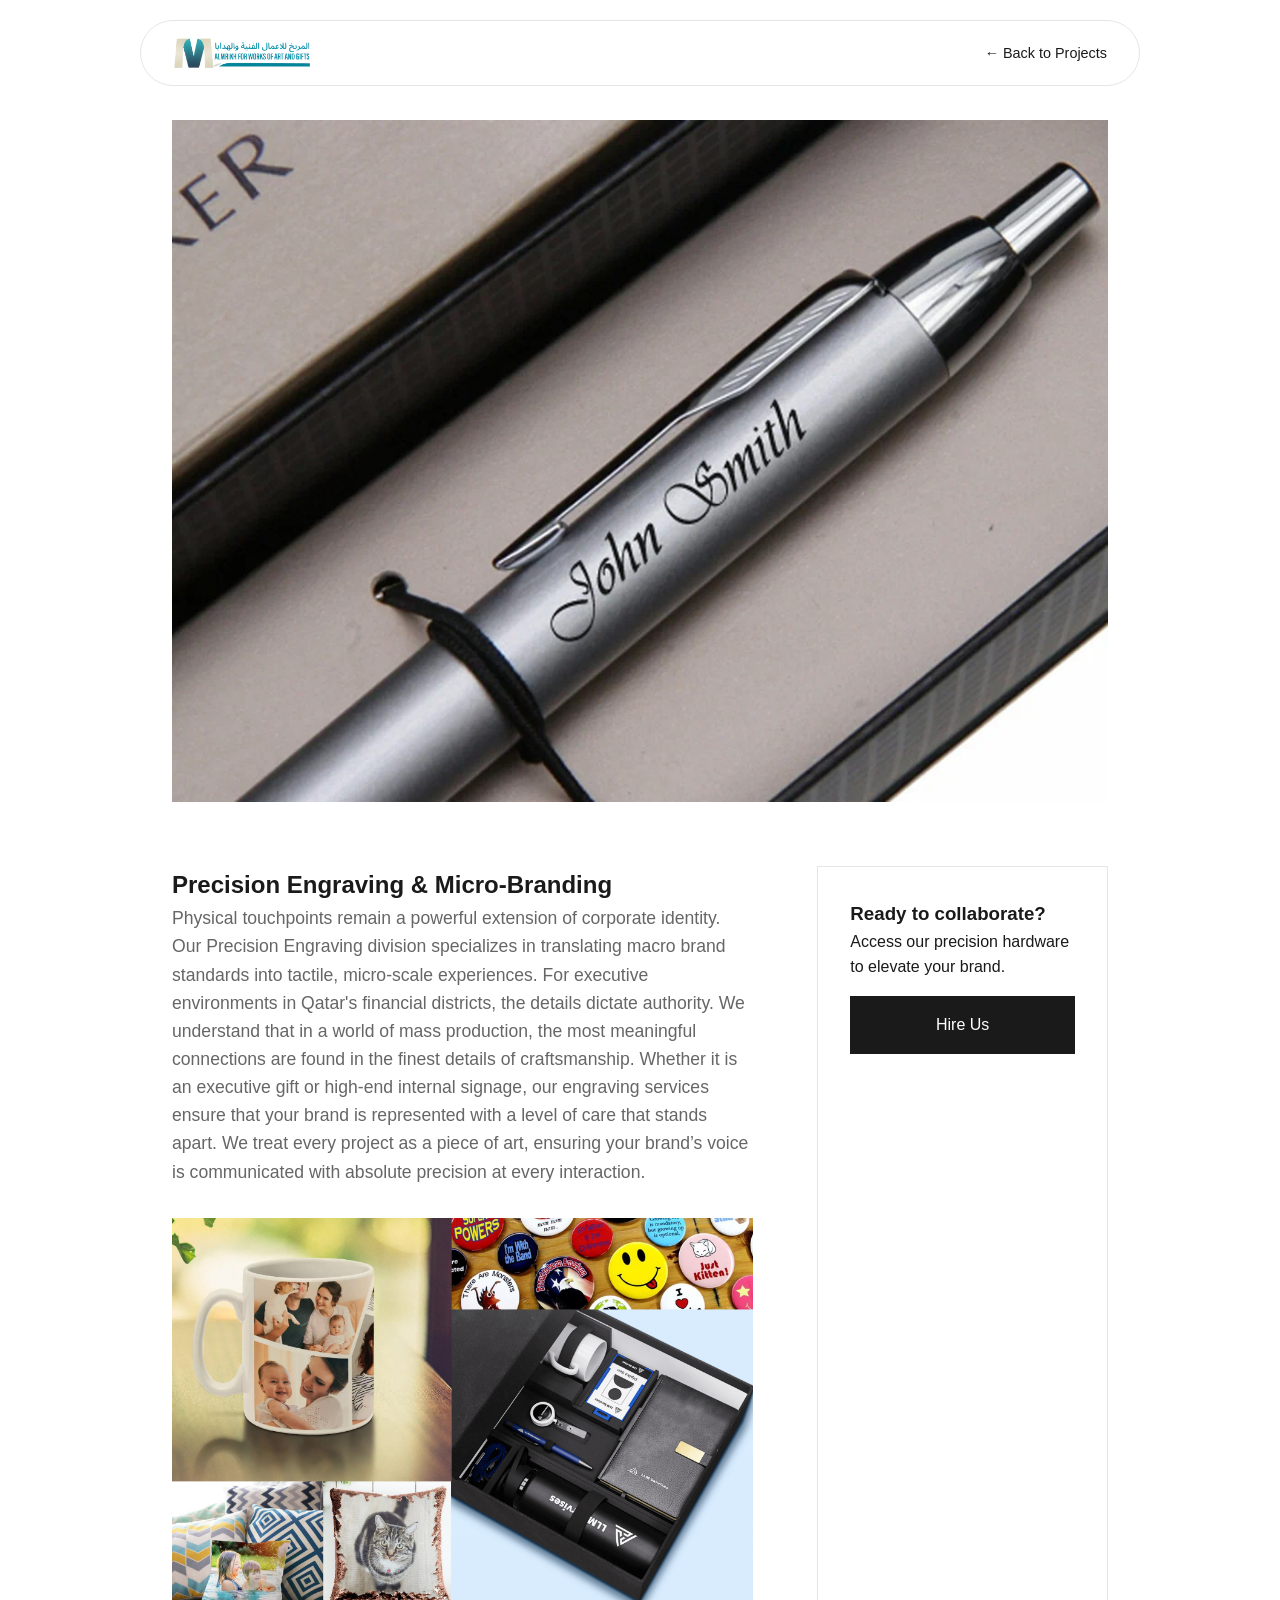
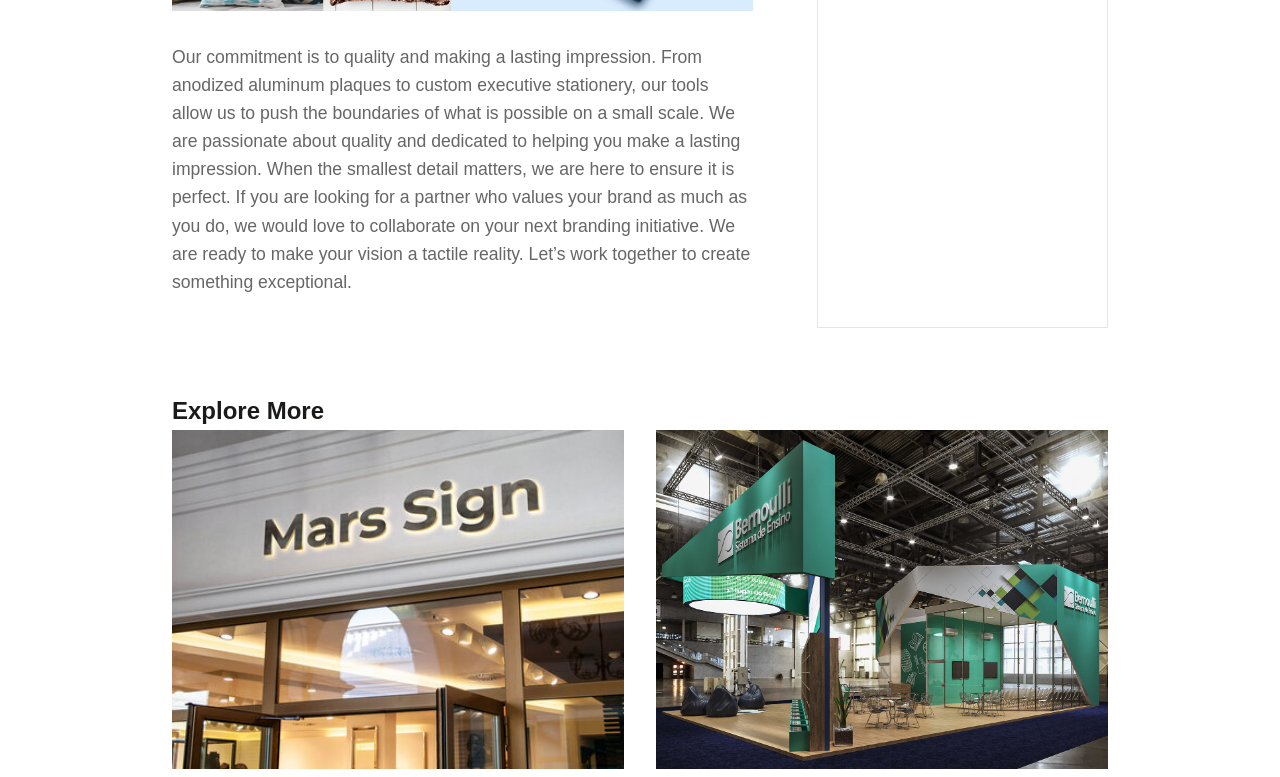
<file: project-engraving.html>
<!DOCTYPE html>
<html lang="en">
<head>
    <meta charset="UTF-8">
    <title>Precision Engraving | Mars Signs</title>
    <link rel="stylesheet" href="project-base.css">
</head>
<body>
    <header id="main-header">
        <div class="logo"><a href="projects.html"><img src="./images/0/20885491/Mars-logo-PpRQrZOCPddFumb2s9tzmg.png" alt="Mars Signs"></a></div>
        <nav class="nav-links"><a href="projects.html">← Back to Projects</a></nav>
    </header>

    <section class="project-hero">
        <img src="./images/1024/20341072/steps-name-engraved-pen-Kje-d--64G574HPLc-7npQ.jpg" alt="Engraving Detail">
    </section>

    <main class="project-container">
        <article class="project-content">
            <h1>Precision Engraving & Micro-Branding</h1>
            <p>Physical touchpoints remain a powerful extension of corporate identity. Our Precision Engraving division specializes in translating macro brand standards into tactile, micro-scale experiences. For executive environments in Qatar's financial districts, the details dictate authority. We understand that in a world of mass production, the most meaningful connections are found in the finest details of craftsmanship. Whether it is an executive gift or high-end internal signage, our engraving services ensure that your brand is represented with a level of care that stands apart. We treat every project as a piece of art, ensuring your brand’s voice is communicated with absolute precision at every interaction.</p>
            
            <img src="./images/1920/21343633/hero3-JCdHeGdqFXvNzEjaSs8ZBg.jpg" alt="Machinery">
            
            <p>Our commitment is to quality and making a lasting impression. From anodized aluminum plaques to custom executive stationery, our tools allow us to push the boundaries of what is possible on a small scale. We are passionate about quality and dedicated to helping you make a lasting impression. When the smallest detail matters, we are here to ensure it is perfect. If you are looking for a partner who values your brand as much as you do, we would love to collaborate on your next branding initiative. We are ready to make your vision a tactile reality. Let’s work together to create something exceptional.</p>
        </article>

        <aside class="sidebar-panel">
            <h3>Ready to collaborate?</h3>
            <p>Access our precision hardware to elevate your brand.</p>
            <a href="index.html#contact" class="btn-primary">Hire Us</a>
        </aside>
    </main>

    <section class="related-panel">
        <h2>Explore More</h2>
        <div class="image-gallery-bottom">
            <a href="project-facades.html" class="gallery-item">
                <img src="./images/460/20854829/shop-facade-marssign-contact-us-4qo4-RxrtQDIbpQvfnCMsQ.jpg" alt="Facade">
                <div class="gallery-title">Shop Facades</div>
            </a>
            <a href="project-exhibition.html" class="gallery-item">
                <img src="./images/1400/20341388/exibition-graphics-1aSu41fe87ZLRt1886na6A.jpg" alt="Exhibition">
                <div class="gallery-title">Exhibition Graphics</div>
            </a>
        </div>
    </section>
</body>
</html>
</file>
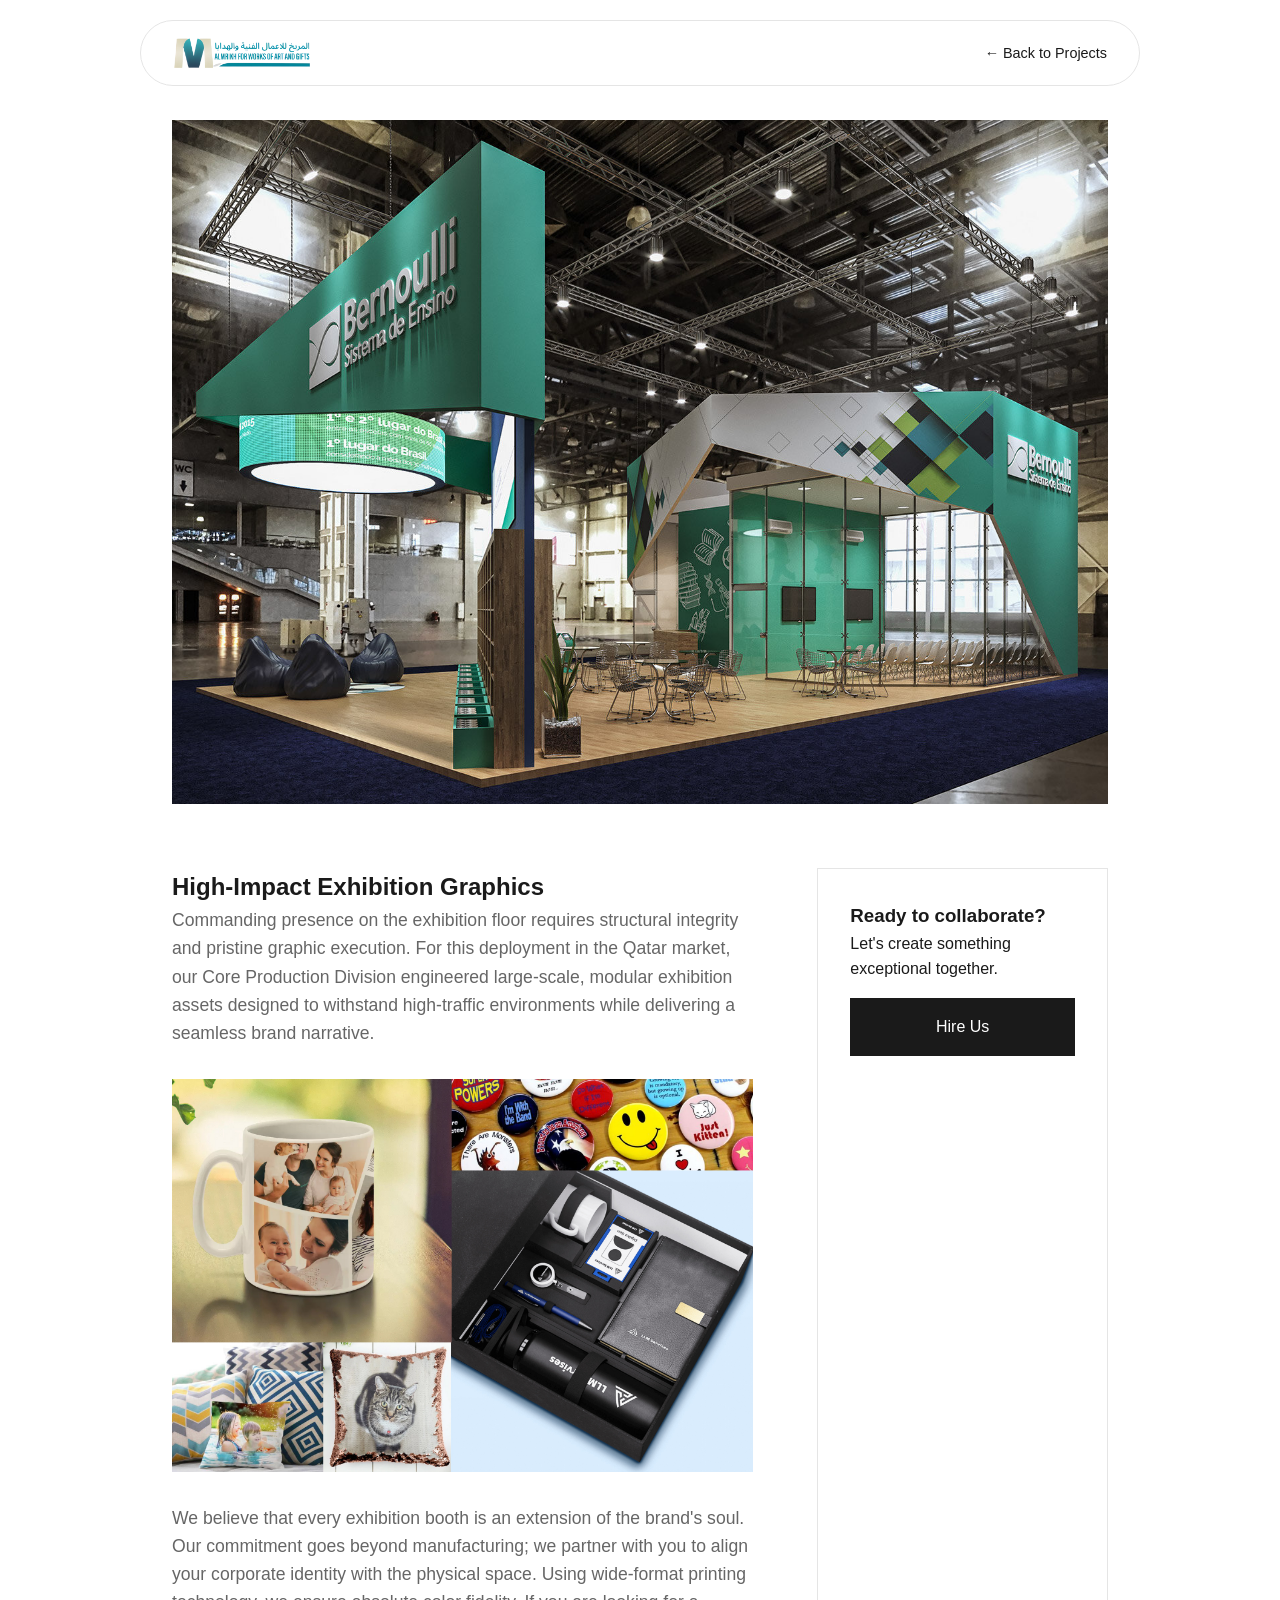
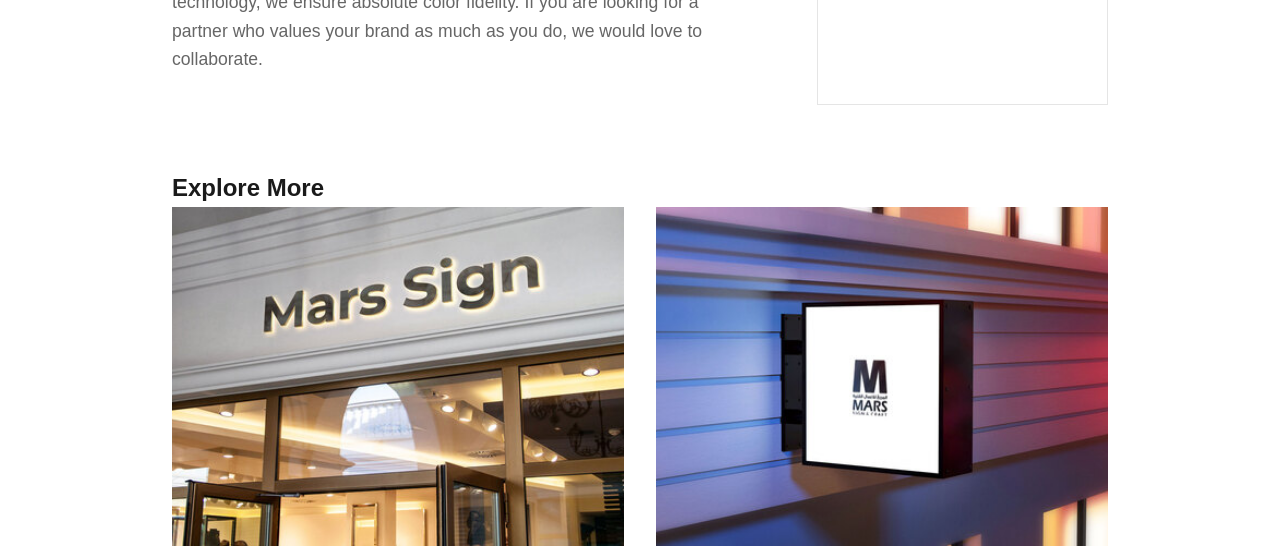
<file: project-exhibition.html>
<!DOCTYPE html>
<html lang="en">
<head><meta charset="UTF-8"><title>Exhibition Graphics | Mars Signs</title><link rel="stylesheet" href="project-base.css"></head>
<body>
    <header id="main-header">
        <div class="logo"><a href="projects.html"><img src="./images/0/20885491/Mars-logo-PpRQrZOCPddFumb2s9tzmg.png" alt="Mars Signs"></a></div>
        <nav class="nav-links"><a href="projects.html">← Back to Projects</a></nav>
    </header>

    <section class="project-hero"><img src="./images/1400/20341388/exibition-graphics-1aSu41fe87ZLRt1886na6A.jpg" alt="Exhibition Graphics"></section>

    <main class="project-container">
        <article class="project-content">
            <h1>High-Impact Exhibition Graphics</h1>
            <p>Commanding presence on the exhibition floor requires structural integrity and pristine graphic execution. For this deployment in the Qatar market, our Core Production Division engineered large-scale, modular exhibition assets designed to withstand high-traffic environments while delivering a seamless brand narrative.</p>
            
            <img src="./images/1920/21343633/hero3-JCdHeGdqFXvNzEjaSs8ZBg.jpg" alt="Exhibition Detail">
            
            <p>We believe that every exhibition booth is an extension of the brand's soul. Our commitment goes beyond manufacturing; we partner with you to align your corporate identity with the physical space. Using wide-format printing technology, we ensure absolute color fidelity. If you are looking for a partner who values your brand as much as you do, we would love to collaborate.</p>
        </article>

        <aside class="sidebar-panel">
            <h3>Ready to collaborate?</h3>
            <p>Let's create something exceptional together.</p>
            <a href="index.html#contact" class="btn-primary">Hire Us</a>
        </aside>
    </main>

    <section class="related-panel">
        <h2>Explore More</h2>
        <div class="image-gallery-bottom">
            <a href="project-facades.html" class="gallery-item">
                <img src="./images/460/20854829/shop-facade-marssign-contact-us-4qo4-RxrtQDIbpQvfnCMsQ.jpg" alt="Facade">
                <div class="gallery-title">Shop Facades</div>
            </a>
            <a href="project-engraving.html" class="gallery-item">
                <img src="./images/460/20853499/sign-board-marssign-services-ORnOBLo2FVAgCn75i3IHmA.jpg" alt="Engraving">
                <div class="gallery-title">Precision Engraving</div>
            </a>
        </div>
    </section>
</body>
</html>
</file>
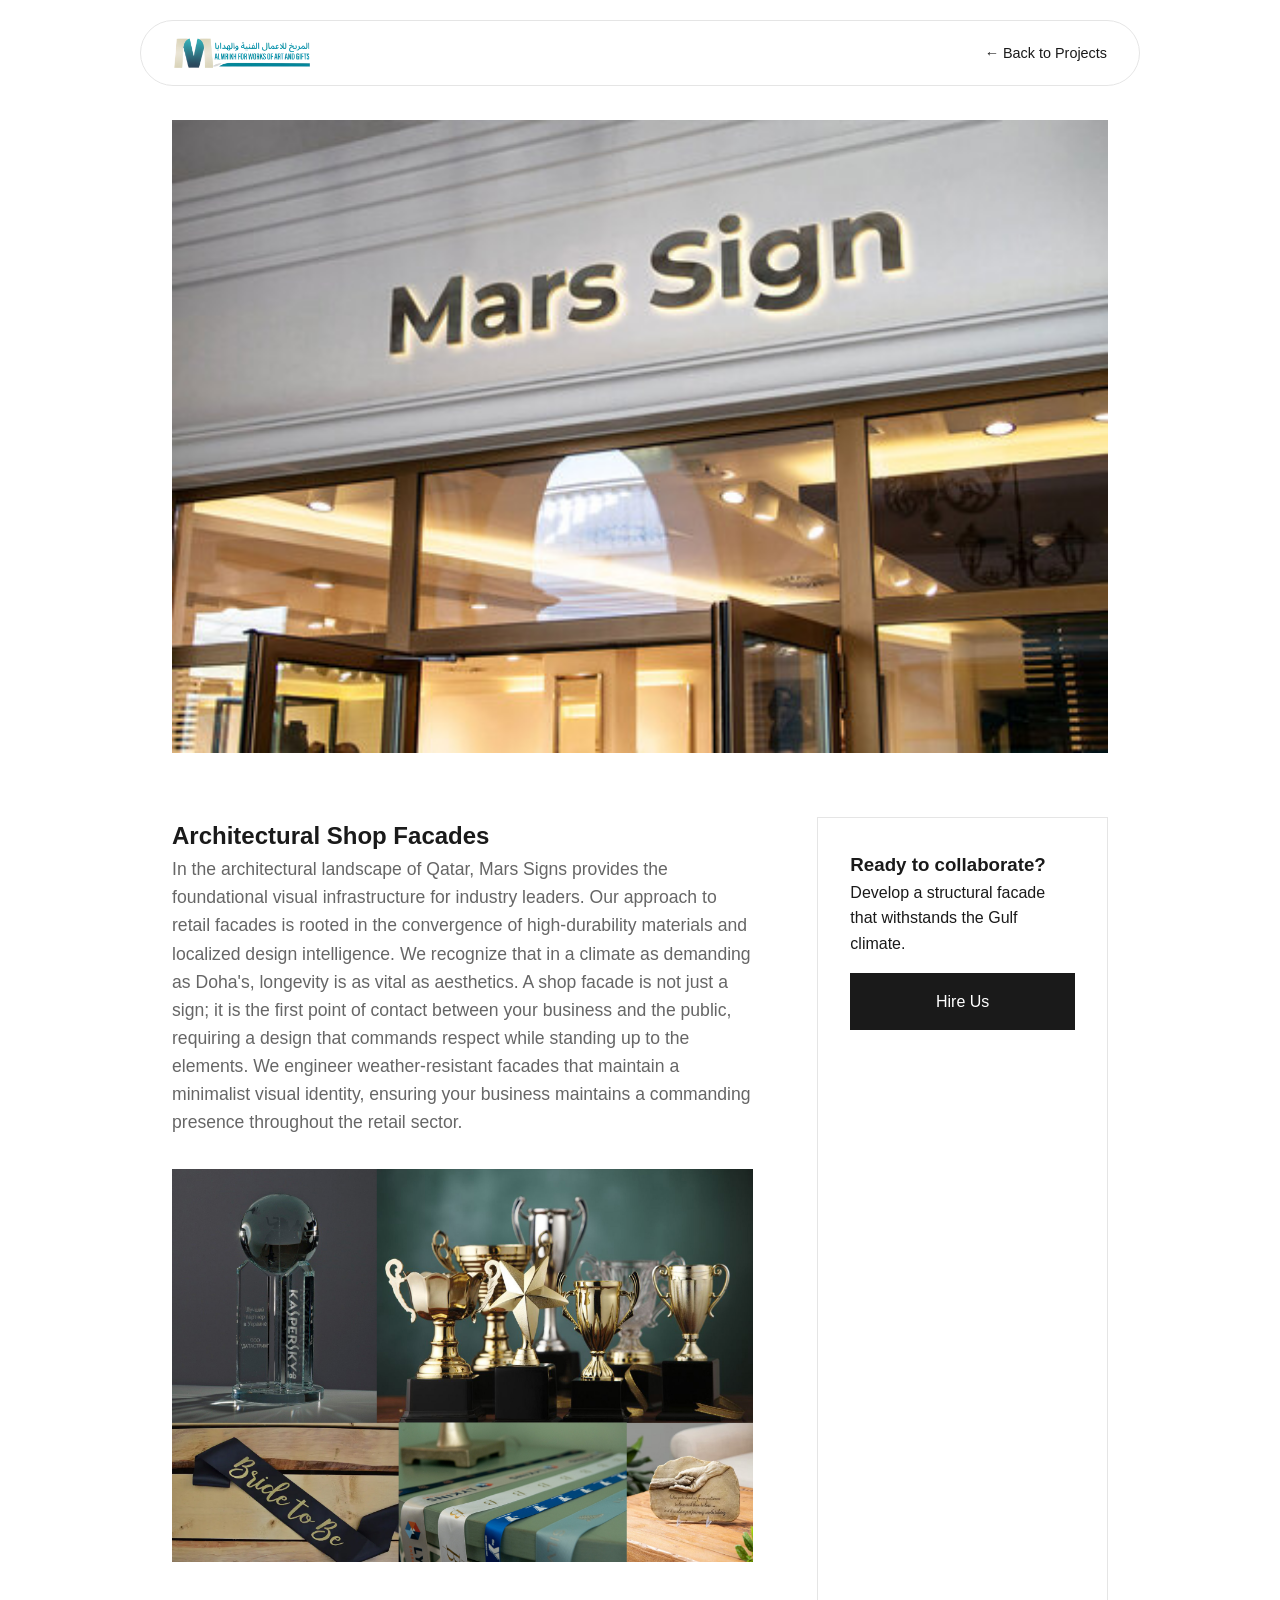
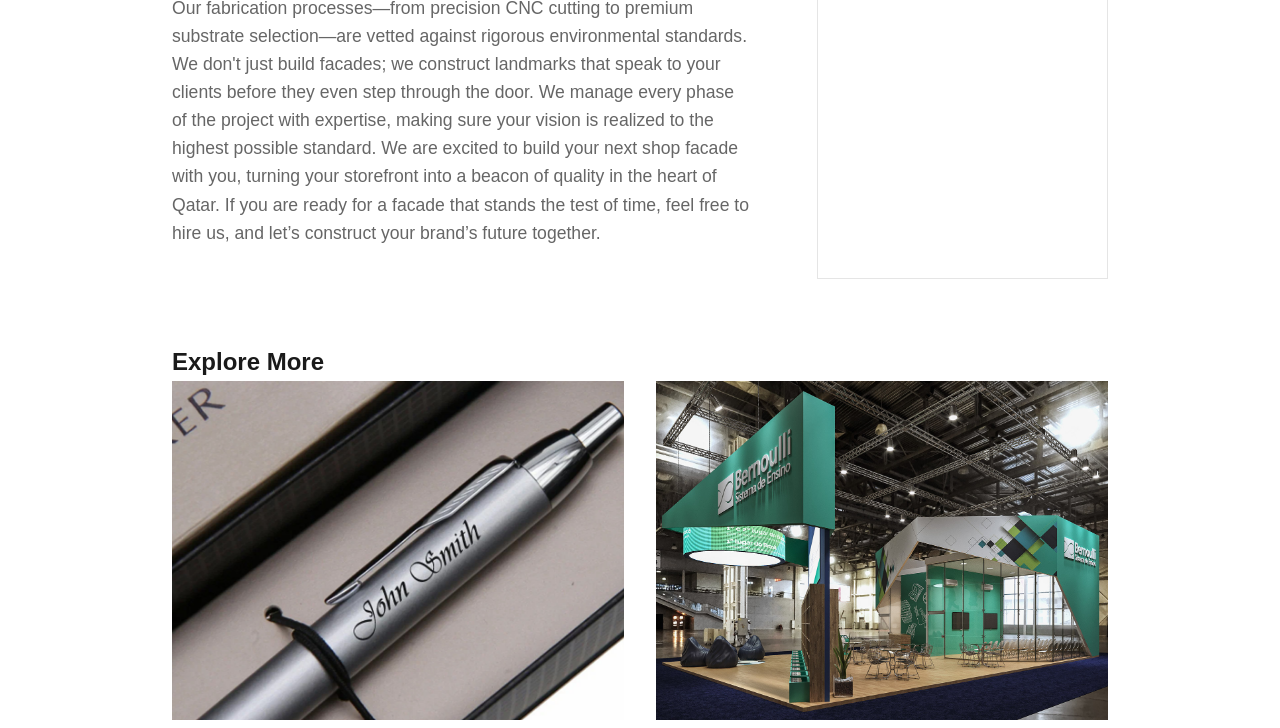
<file: project-facades.html>
<!DOCTYPE html>
<html lang="en">
<head>
    <meta charset="UTF-8">
    <title>Shop Facades | Mars Signs</title>
    <link rel="stylesheet" href="project-base.css">
</head>
<body>
    <header id="main-header">
        <div class="logo"><a href="projects.html"><img src="./images/0/20885491/Mars-logo-PpRQrZOCPddFumb2s9tzmg.png" alt="Mars Signs"></a></div>
        <nav class="nav-links"><a href="projects.html">← Back to Projects</a></nav>
    </header>

    <section class="project-hero">
        <img src="./images/460/20854829/shop-facade-marssign-contact-us-4qo4-RxrtQDIbpQvfnCMsQ.jpg" alt="Facade Architecture">
    </section>

    <main class="project-container">
        <article class="project-content">
            <h1>Architectural Shop Facades</h1>
            <p>In the architectural landscape of Qatar, Mars Signs provides the foundational visual infrastructure for industry leaders. Our approach to retail facades is rooted in the convergence of high-durability materials and localized design intelligence. We recognize that in a climate as demanding as Doha's, longevity is as vital as aesthetics. A shop facade is not just a sign; it is the first point of contact between your business and the public, requiring a design that commands respect while standing up to the elements. We engineer weather-resistant facades that maintain a minimalist visual identity, ensuring your business maintains a commanding presence throughout the retail sector.</p>
            
            <img src="./images/1920/21343615/hero2-y1Uhj4rddDqx_7s7vuwSlA.jpg" alt="Facade Production">
            
            <p>Our fabrication processes—from precision CNC cutting to premium substrate selection—are vetted against rigorous environmental standards. We don't just build facades; we construct landmarks that speak to your clients before they even step through the door. We manage every phase of the project with expertise, making sure your vision is realized to the highest possible standard. We are excited to build your next shop facade with you, turning your storefront into a beacon of quality in the heart of Qatar. If you are ready for a facade that stands the test of time, feel free to hire us, and let’s construct your brand’s future together.</p>
        </article>

        <aside class="sidebar-panel">
            <h3>Ready to collaborate?</h3>
            <p>Develop a structural facade that withstands the Gulf climate.</p>
            <a href="index.html#contact" class="btn-primary">Hire Us</a>
        </aside>
    </main>

    <section class="related-panel">
        <h2>Explore More</h2>
        <div class="image-gallery-bottom">
            <a href="project-engraving.html" class="gallery-item">
                <img src="./images/1024/20341072/steps-name-engraved-pen-Kje-d--64G574HPLc-7npQ.jpg" alt="Engraving">
                <div class="gallery-title">Precision Engraving</div>
            </a>
            <a href="project-exhibition.html" class="gallery-item">
                <img src="./images/1400/20341388/exibition-graphics-1aSu41fe87ZLRt1886na6A.jpg" alt="Exhibition">
                <div class="gallery-title">Exhibition Graphics</div>
            </a>
        </div>
    </section>
</body>
</html>
</file>
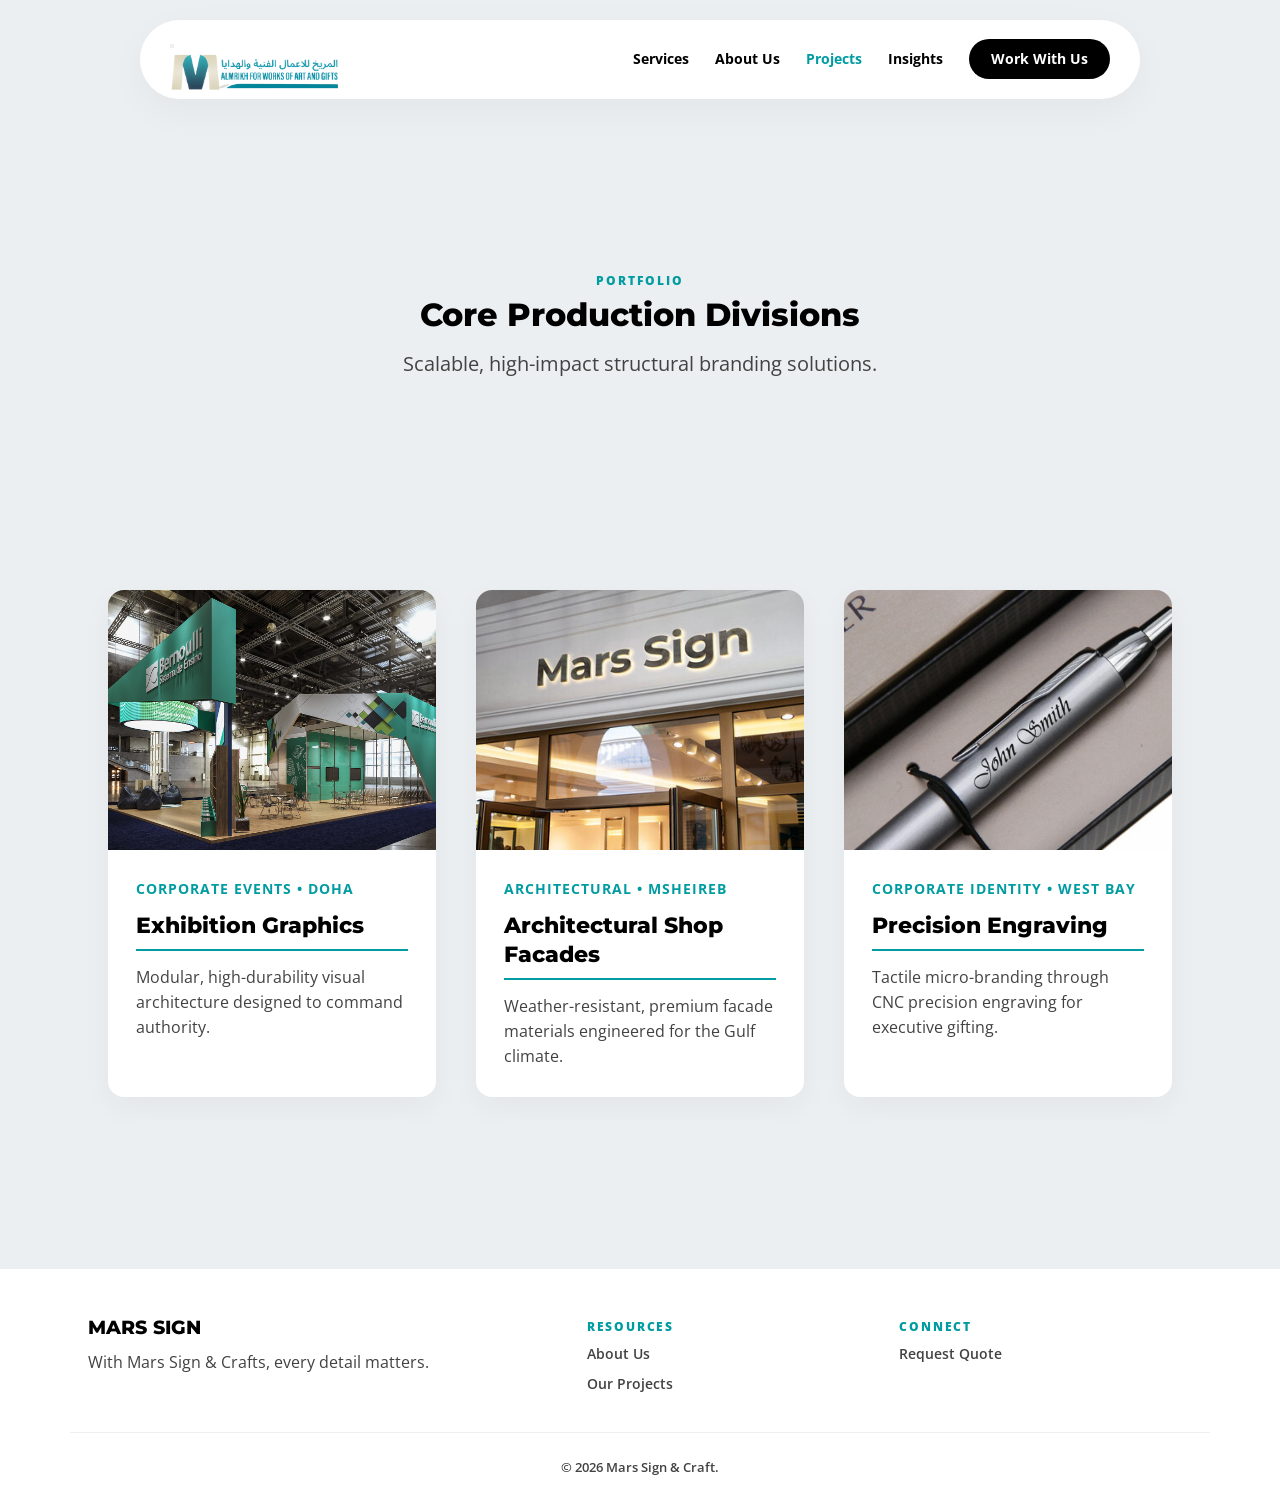
<file: projects.html>
<!DOCTYPE html>
<html lang="en">
<head>
    <meta charset="UTF-8">
    <meta name="viewport" content="width=device-width, initial-scale=1.0">
    
    <!-- Primary Meta Tags -->
    <title>Portfolio & Projects | Mars Sign & Craft Qatar</title>
    <meta name="title" content="Portfolio & Projects | Mars Sign & Craft Qatar">
    <meta name="description" content="Explore our gallery of completed structural branding, outdoor signage, and custom fabrication projects in Doha, Qatar.">
    <meta name="keywords" content="signage projects Qatar, custom fabrication portfolio, outdoor signage Doha, Mars Sign work">
    <meta name="author" content="Mars Sign & Craft">
    <meta name="robots" content="index, follow, max-image-preview:large">
    <link rel="canonical" href="https://marssign.com/projects.html">
    
    <!-- Favicons -->
    <link rel="icon" type="image/svg+xml" href="/images/0/20885491/Mars-logo-PpRQrZOCPddFumb2s9tzmg.png">
    <link rel="icon" type="image/png" sizes="32x32" href="/favicon.png">
    <link rel="apple-touch-icon" href="/apple-touch-icon.png">
    
    <!-- Open Graph / Facebook -->
    <meta property="og:type" content="website">
    <meta property="og:url" content="https://marssign.com/projects.html">
    <meta property="og:title" content="Portfolio & Projects | Mars Sign & Craft Qatar">
    <meta property="og:description" content="Explore our gallery of completed structural branding, outdoor signage, and custom fabrication projects in Doha, Qatar.">
    <meta property="og:image" content="https://marssign.com/images/1400/20341388/exibition-graphics-1aSu41fe87ZLRt1886na6A.jpg">
    
    <!-- Twitter / X -->
    <meta name="twitter:card" content="summary_large_image">
    <meta name="twitter:url" content="https://marssign.com/projects.html">
    <meta name="twitter:title" content="Portfolio & Projects | Mars Sign & Craft Qatar">
    <meta name="twitter:description" content="Explore our gallery of completed structural branding, outdoor signage, and custom fabrication projects in Doha, Qatar.">
    <meta name="twitter:image" content="https://marssign.com/images/1400/20341388/exibition-graphics-1aSu41fe87ZLRt1886na6A.jpg">

    <!-- Fonts & Stylesheets -->
    <link rel="preconnect" href="https://fonts.googleapis.com">
    <link rel="preconnect" href="https://fonts.gstatic.com" crossorigin>
    <link href="https://fonts.googleapis.com/css2?family=Montserrat:wght@700;800&family=Open+Sans:wght@400;600&display=swap" rel="stylesheet">
    <link rel="stylesheet" href="style.css">
    
    <style>
        /* Projects Page - Matching index.html aesthetic */
        body {
            background-color: var(--bg-silver);
        }
        
        .hero-section {
            min-height: 50vh;
            display: flex;
            align-items: center;
            justify-content: center;
            text-align: center;
            position: relative;
            margin-top: 100px;
            padding: 60px 20px;
        }
        
        .hero-content {
            max-width: 800px;
        }
        
        .hero-content .section-tag {
            color: var(--accent-teal);
            font-weight: 800;
            letter-spacing: 2px;
        }
        
        .project-grid {
            display: grid;
            /* Forces exactly 3 columns across */
            grid-template-columns: repeat(3, 1fr);
            gap: 40px;
            max-width: 1400px;
            margin: 0 auto;
            padding: 40px 20px 100px;
        }

        /* Standard mobile fallback for projects (optional, keeps layout clean on phones) */
        @media (max-width: 768px) {
            .project-grid {
                grid-template-columns: 1fr;
            }
        }
        
        .project-card {
            background: var(--pure-white);
            border-radius: 16px;
            overflow: hidden;
            box-shadow: var(--shadow-elevation);
            transition: all 0.4s ease;
            text-decoration: none;
            color: inherit;
            height: 100%;
            display: flex;
            flex-direction: column;
        }
        
        .project-card:hover {
            transform: translateY(-12px);
            box-shadow: var(--shadow-hover);
        }
        
        .card-image-wrapper {
            height: 260px;
            overflow: hidden;
            background: #f0f0f0;
        }
        
        .card-image-wrapper img {
            width: 100%;
            height: 100%;
            object-fit: cover;
            transition: transform 0.6s ease;
        }
        
        .project-card:hover .card-image-wrapper img {
            transform: scale(1.08);
        }
        
        .card-content {
            padding: 28px;
            flex: 1;
            display: flex;
            flex-direction: column;
        }
        
        .card-meta {
            color: var(--accent-teal);
            font-size: 0.85rem;
            font-weight: 700;
            text-transform: uppercase;
            letter-spacing: 1px;
            margin-bottom: 12px;
        }
        
        .card-title {
            font-size: 1.4rem;
            margin-bottom: 14px;
            line-height: 1.3;
        }
        
        .card-excerpt {
            color: var(--text-body);
            font-size: 1rem;
            flex: 1;
        }
    </style>
</head>
<body>
<!-- Floating Header -->
<header id="main-header" class="floating-header">
    <div class="header-container">
        <div class="header-left-wrapper">
            <button class="mobile-menu-toggle" aria-label="Toggle Menu">
                <span class="bar"></span>
                <span class="bar"></span>
                <span class="bar"></span>
            </button>
            <a href="index.html" class="logo" aria-label="Mars Signs Home">
                <img src="/images/0/20885491/Mars-logo-PpRQrZOCPddFumb2s9tzmg.png" alt="Mars Signs Logo" width="172" height="47" class="brand-logo">
            </a>
        </div>
        <nav class="primary-nav">
            <a href="index.html#solutions">Services</a>
            <a href="index.html#about">About Us</a>
            <a href="projects.html" class="active">Projects</a>
            <a href="blog.html">Insights</a>
            <a href="index.html#contact" class="btn-primary">Work With Us</a>
        </nav>
    </div>
</header>

    <!-- Hero Section - Floating on silver background -->
    <section class="hero-section">
        <div class="hero-content">
            <p class="section-tag">PORTFOLIO</p>
            <h1 class="section-title">Core Production Divisions</h1>
            <p class="section-text" style="font-size: 1.25rem; max-width: 600px; margin: 0 auto;">
                Scalable, high-impact structural branding solutions.
            </p>
        </div>
    </section>

    <!-- Projects Grid -->
    <main class="container">
        <div class="project-grid">
            <a href="project-exhibition.html" class="project-card fade-in-section">
                <div class="card-image-wrapper">
                    <img src="./images/1400/20341388/exibition-graphics-1aSu41fe87ZLRt1886na6A.jpg" alt="Exhibition Graphics">
                </div>
                <div class="card-content">
                    <div class="card-meta">Corporate Events • Doha</div>
                    <h3 class="card-title">Exhibition Graphics</h3>
                    <p class="card-excerpt">Modular, high-durability visual architecture designed to command authority.</p>
                </div>
            </a>

            <a href="project-facades.html" class="project-card fade-in-section">
                <div class="card-image-wrapper">
                    <img src="./images/460/20854829/shop-facade-marssign-contact-us-4qo4-RxrtQDIbpQvfnCMsQ.jpg" alt="Shop Facades">
                </div>
                <div class="card-content">
                    <div class="card-meta">Architectural • Msheireb</div>
                    <h3 class="card-title">Architectural Shop Facades</h3>
                    <p class="card-excerpt">Weather-resistant, premium facade materials engineered for the Gulf climate.</p>
                </div>
            </a>

            <a href="project-engraving.html" class="project-card fade-in-section">
                <div class="card-image-wrapper">
                    <img src="./images/1024/20341072/steps-name-engraved-pen-Kje-d--64G574HPLc-7npQ.jpg" alt="Precision Engraving">
                </div>
                <div class="card-content">
                    <div class="card-meta">Corporate Identity • West Bay</div>
                    <h3 class="card-title">Precision Engraving</h3>
                    <p class="card-excerpt">Tactile micro-branding through CNC precision engraving for executive gifting.</p>
                </div>
            </a>
        </div>
    </main>

    <!-- Footer -->
    <footer class="footer">
        <div class="container footer-grid reveal-fade">
            <div class="footer-brand">
                <h3>MARS SIGN</h3>
                <p>With Mars Sign & Crafts, every detail matters.</p>
            </div>
            <nav class="footer-nav" style="display: grid; grid-template-columns: 1fr 1fr; gap: 20px;">
                <div class="footer-col">
                    <p class="section-tag">RESOURCES</p>
                    <ul>
                        <li><a href="index.html#about">About Us</a></li>
                        <li><a href="projects.html">Our Projects</a></li>
                    </ul>
                </div>
                <div class="footer-col">
                    <p class="section-tag">CONNECT</p>
                    <ul>
                        <li><a href="index.html#contact">Request Quote</a></li>
                    </ul>
                </div>
            </nav>
        </div>
        <div class="footer-bottom container">
            <p>© 2026 Mars Sign & Craft.</p>
        </div>
    </footer>

    <script src="app.js"></script>
</body>
</html>
</file>
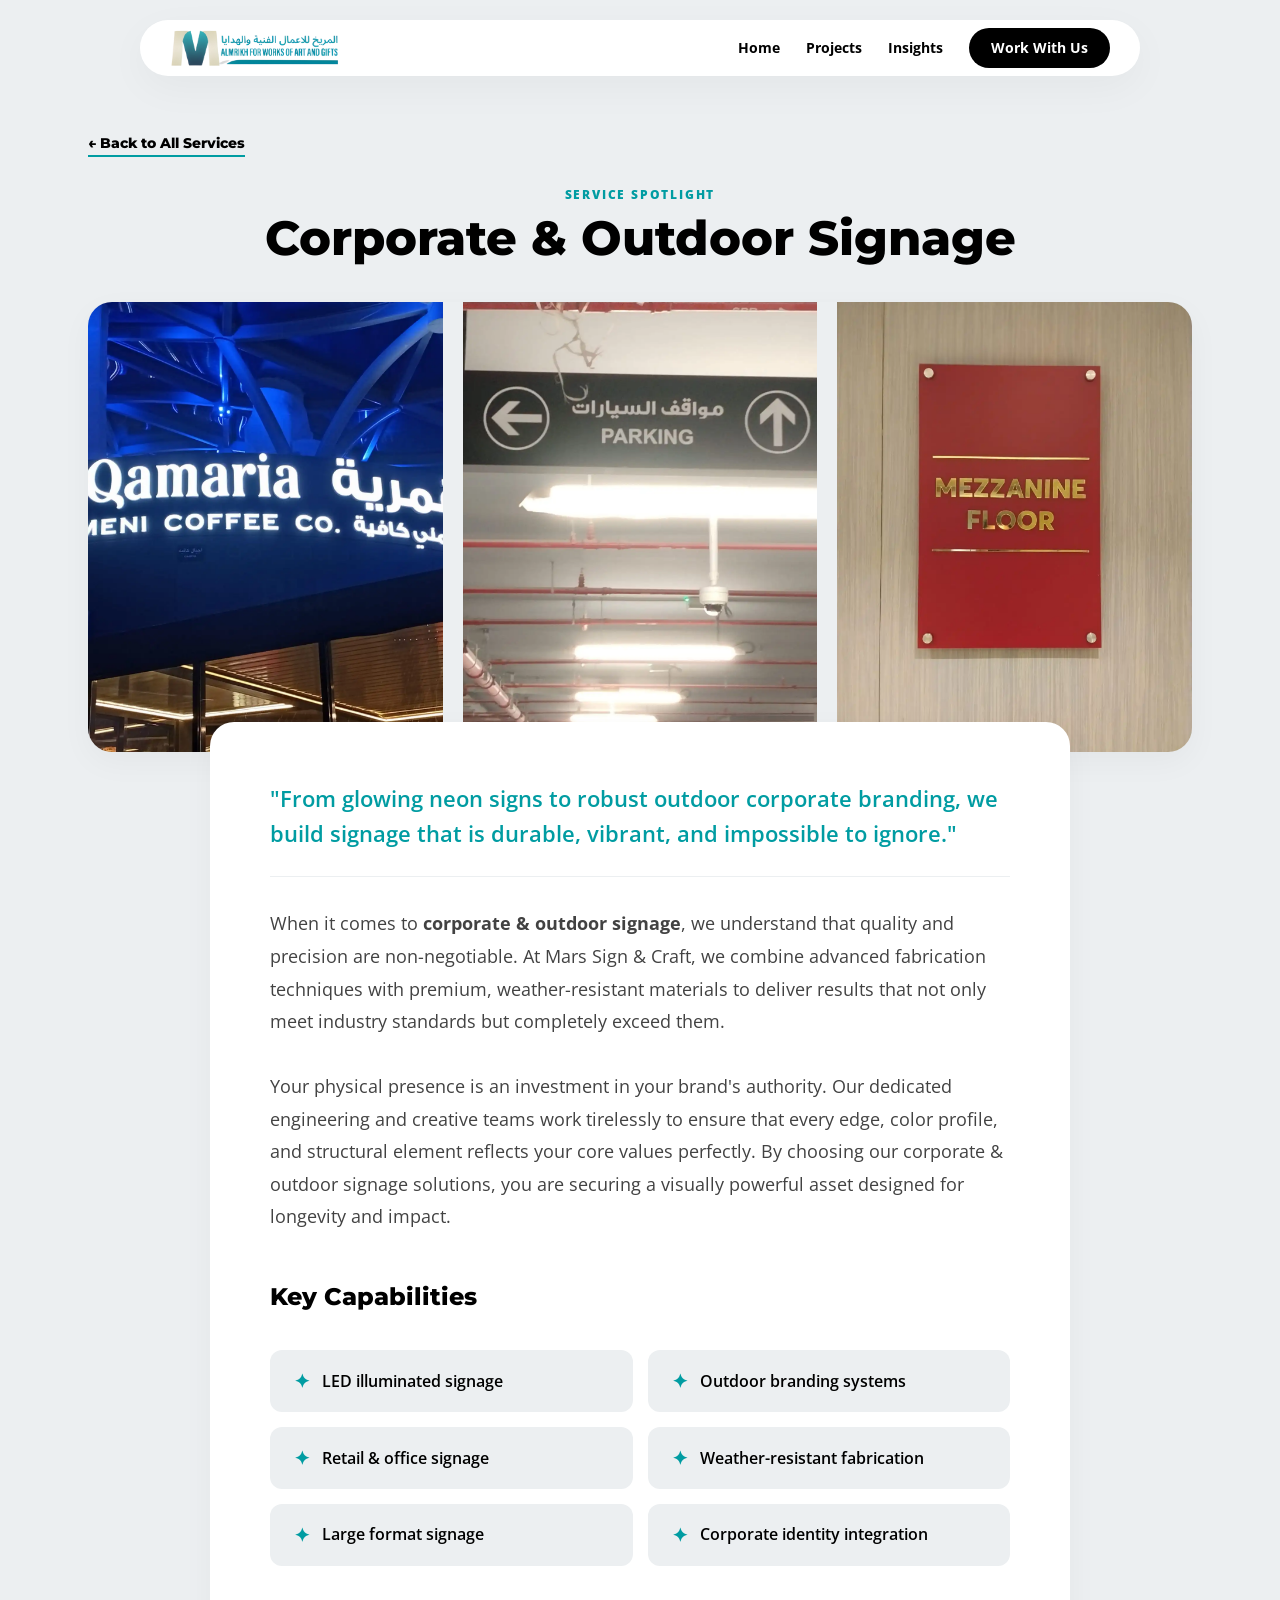
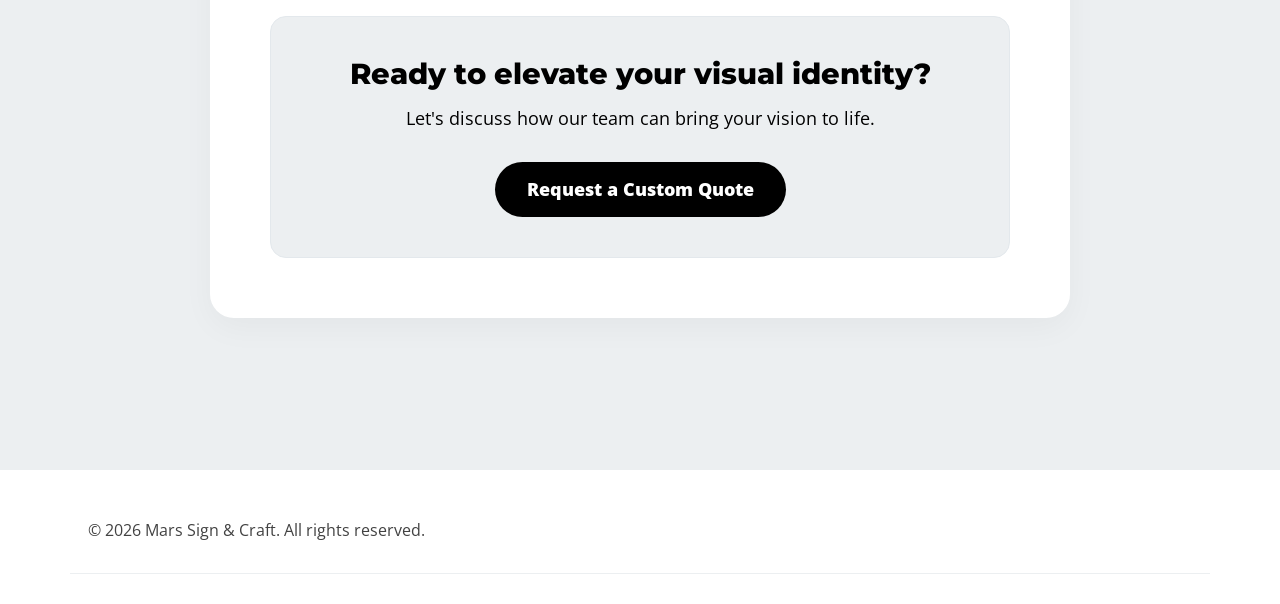
<file: services.html>
<!DOCTYPE html>
<html lang="en">
<head>
    <meta charset="UTF-8">
    <meta name="viewport" content="width=device-width, initial-scale=1">
    <title>Service Details | Mars Sign & Craft</title>
    <meta name="description" content="Detailed overview of our premium fabrication and signage services in Qatar.">
    
    <link rel="preconnect" href="https://fonts.googleapis.com">
    <link rel="preconnect" href="https://fonts.gstatic.com" crossorigin>
    <link href="https://fonts.googleapis.com/css2?family=Montserrat:wght@700;800&family=Open+Sans:wght@400;600&display=swap" rel="stylesheet">
    <link rel="stylesheet" href="style.css">
    
    <style>
        /* Single Service Page Specific Styles */
        body { background-color: var(--bg-silver); }
        
        /* Auto-filling Image Grid */
        .service-gallery {
            display: grid;
            grid-template-columns: repeat(auto-fit, minmax(300px, 1fr));
            gap: 20px;
            margin-bottom: 50px;
            border-radius: 24px;
            overflow: hidden;
            box-shadow: var(--shadow-elevation);
        }

        .service-gallery img {
            width: 100%;
            height: 450px; 
            object-fit: cover; 
            display: block;
            background: #e3e8ec;
            transition: transform 0.4s ease;
        }

        .service-gallery img:hover {
            transform: scale(1.03);
        }

        .article-content {
            max-width: 860px;
            margin: 0 auto;
            background: var(--pure-white);
            padding: 60px;
            border-radius: 24px;
            box-shadow: var(--shadow-elevation);
            transform: translateY(-80px); 
            position: relative;
            z-index: 10;
        }

        .article-lead {
            font-size: 1.35rem;
            font-weight: 600;
            color: var(--accent-teal);
            line-height: 1.6;
            margin-bottom: 30px;
            padding-bottom: 25px;
            border-bottom: 1px solid var(--bg-silver);
        }

        .article-body {
            font-size: 1.1rem;
            color: var(--text-body);
            line-height: 1.85;
        }

        .feature-grid {
            display: grid;
            grid-template-columns: repeat(auto-fit, minmax(280px, 1fr));
            gap: 15px;
            margin: 40px 0;
            padding: 0;
            list-style: none;
        }

        .feature-grid li {
            background: var(--bg-silver);
            padding: 16px 24px;
            border-radius: 12px;
            font-weight: 600;
            color: var(--text-heading);
            display: flex;
            align-items: center;
        }

        .feature-grid li::before {
            content: '✦';
            color: var(--accent-teal);
            margin-right: 12px;
            font-size: 1.2rem;
        }

        /* Updated CTA Banner to contrast with the strong black button */
        .cta-banner {
            background: var(--bg-silver);
            color: var(--text-heading);
            padding: 40px;
            border-radius: 16px;
            text-align: center;
            margin-top: 50px;
            border: 1px solid #e3e8ec;
        }

        .cta-banner h3 {
            color: var(--text-heading);
            margin-bottom: 15px;
            font-size: 1.8rem;
        }

        @media (max-width: 768px) {
            .article-content {
                padding: 30px 20px;
                transform: translateY(-40px);
            }
            .service-gallery img {
                height: 300px;
            }
        }
    </style>
</head>
<body>
    <header id="main-header" class="floating-header">
        <div class="header-container">
            <a href="/" class="logo">
                <img src="/images/0/20885491/Mars-logo-PpRQrZOCPddFumb2s9tzmg.png" alt="Mars Signs Logo" width="172" height="47" class="brand-logo">
            </a>
            <nav class="primary-nav">
                <a href="/">Home</a>
                <a href="/projects.html">Projects</a>
                <a href="/blog.html">Insights</a>
                <a href="/#contact" class="btn-primary">Work With Us</a>
            </nav>
        </div>
    </header>

    <main>
        <section class="container" style="margin-top: 130px;">
            <div style="margin-bottom: 30px;">
                <a href="/#solutions" class="btn-secondary">← Back to All Services</a>
            </div>

            <!-- Dynamic Content Container -->
            <div id="dynamic-service-view">
                <!-- Content injected by JavaScript -->
            </div>
        </section>
    </main>

    <footer class="footer">
        <div class="container footer-grid">
            <p>© 2026 Mars Sign & Craft. All rights reserved.</p>
        </div>
    </footer>

    <!-- Load App Logic to access serviceData -->
  <script src="app.js" defer></script> <!-- Added defer for performance -->
<script>
document.addEventListener("DOMContentLoaded", () => {
    // 1. Get the requested service from the URL Query Parameter (e.g. ?service=awards)
    const urlParams = new URLSearchParams(window.location.search);
    const queryKey = urlParams.get('service');
    
    // 2. Validate against app.js data. Fallback to 'signage' if empty/invalid.
    const serviceKey = (queryKey && typeof serviceData !== 'undefined' && serviceData[queryKey]) ? queryKey : 'signage';
    const service = serviceData[serviceKey];
    
    // 3. Update Page Title
    document.title = `${service.title} | Mars Sign & Craft Qatar`;

    // --- AGGRESSIVE SEO INJECTION START ---
    
    // A. Dynamically update the Meta Description
    let metaDescription = document.querySelector('meta[name="description"]');
    if (metaDescription) {
        metaDescription.setAttribute("content", `${service.description} High-quality custom fabrication and installation in Doha, Qatar.`);
    }

    // B. Inject 'Service' JSON-LD Schema for Google
    const serviceSchema = {
        "@context": "https://schema.org/",
        "@type": "Service",
        "serviceType": service.title,
        "provider": {
            "@type": "LocalBusiness",
            "name": "Mars Sign & Craft",
            "address": {
                "@type": "PostalAddress",
                "addressLocality": "Doha",
                "addressCountry": "QA"
            }
        },
        "areaServed": {
            "@type": "City",
            "name": "Doha"
        },
        "description": service.description,
        "image": service.images.length > 0 ? "https://marssign.com" + service.images[0] : ""
    };

    const schemaScript = document.createElement('script');
    schemaScript.type = "application/ld+json";
    schemaScript.text = JSON.stringify(serviceSchema);
    document.head.appendChild(schemaScript);
    
    // --- AGGRESSIVE SEO INJECTION END ---

    // 4. Generate Images for the responsive Grid (SEO Optimized)
    const imagesHtml = service.images.map((img) => {
        return `<img src="${img}" alt="${service.title} manufacturing, fabrication, and installation in Doha, Qatar" loading="lazy" decoding="async" onerror="this.src='/images/dummy.png';">`;
    }).join('');
    
    // 5. Generate Feature List
    const featuresHtml = service.features.map(feature => `<li>${feature}</li>`).join('');
    
    // 6. Generate the praising "Blog" content based on the service title
    const dynamicPraise = `When it comes to <strong>${service.title.toLowerCase()}</strong>, we understand that quality and precision are non-negotiable. At Mars Sign & Craft, we combine advanced fabrication techniques with premium, weather-resistant materials to deliver results that not only meet industry standards but completely exceed them. <br><br> Your physical presence is an investment in your brand's authority. Our dedicated engineering and creative teams work tirelessly to ensure that every edge, color profile, and structural element reflects your core values perfectly. By choosing our ${service.title.toLowerCase()} solutions, you are securing a visually powerful asset designed for longevity and impact.`;
    
    // 7. Inject HTML into the container
    const container = document.getElementById('dynamic-service-view');
    container.innerHTML = `
        <div class="text-center mb-50 reveal-fade is-visible in-view">
            <p class="section-tag">SERVICE SPOTLIGHT</p>
            <h1 class="section-title" style="font-size: 3rem;">${service.title}</h1>
        </div>
        <div class="service-gallery reveal-fade is-visible in-view">
            ${imagesHtml}
        </div>
        <article class="article-content">
            <p class="article-lead">
                "${service.description}"
            </p>
            <div class="article-body">
                ${dynamicPraise}
            </div>
            <h3 style="margin-top: 50px; font-size: 1.5rem;">Key Capabilities</h3>
            <ul class="feature-grid">
                ${featuresHtml}
            </ul>
            <div class="cta-banner">
                <h3>Ready to elevate your visual identity?</h3>
                <p style="margin-bottom: 30px; font-size: 1.1rem;">Let's discuss how our team can bring your vision to life.</p>
                <!-- Strong Black CTA Button -->
                <a href="/#contact" class="btn-primary" style="background: #000000; color: #ffffff; font-size: 1.1rem; font-weight: 800; padding: 14px 32px; border-radius: 30px; transition: opacity 0.3s ease;">Request a Custom Quote</a>
            </div>
        </article>
    `;
    
    // Scroll to top automatically on page load
    window.scrollTo(0, 0);
});
</script>
</body>
</html>
</file>
<file: project-base.css>
/* --- Root Variables --- */
:root { 
    --bg-color: #ffffff; 
    --text-primary: #1a1a1a; 
    --text-secondary: #666666; 
    --border-color: #e5e5e5; 
    --header-bg: rgba(255, 255, 255, 0.95); 
}

/* --- Global Styles --- */
* { box-sizing: border-box; margin: 0; padding: 0; }
body { 
    font-family: -apple-system, BlinkMacSystemFont, "Segoe UI", Roboto, Helvetica, Arial, sans-serif; 
    background-color: var(--bg-color); 
    color: var(--text-primary); 
    line-height: 1.6; 
}

/* --- Header Component --- */
#main-header { 
    position: fixed; 
    top: 20px; 
    left: 50%; 
    transform: translateX(-50%); 
    width: 90%; 
    max-width: 1000px; 
    background: var(--header-bg); 
    backdrop-filter: blur(10px); 
    border: 1px solid var(--border-color); 
    border-radius: 40px; 
    display: flex; 
    justify-content: space-between; 
    align-items: center; 
    padding: 1rem 2rem; 
    z-index: 1000; 
}
.logo img { height: 32px; width: auto; display: block; }
.nav-links a { text-decoration: none; color: var(--text-primary); font-size: 0.9rem; font-weight: 500; }

/* --- Layout & Alignment --- */
.project-hero, .project-container, .related-panel { 
    max-width: 1000px; 
    margin: 0 auto; 
    padding: 0 2rem; 
}
.project-hero { margin-top: 120px; display: flex; justify-content: center; }
.project-hero img { width: 100%; height: auto; object-fit: contain; }

/* Grid Layout */
.project-container { margin: 4rem auto; display: grid; grid-template-columns: 1fr; gap: 4rem; }
@media (min-width: 1024px) { .project-container { grid-template-columns: 2fr 1fr; } }

/* --- Content Styling --- */
.project-content p { font-size: 1.1rem; color: var(--text-secondary); margin-bottom: 2rem; }
.project-content img { width: 100%; margin: 2rem 0; display: block; background-color: var(--border-color); }
.sidebar-panel { position: sticky; top: 120px; border: 1px solid var(--border-color); padding: 2rem; }

/* --- Explore More Gallery --- */
.image-gallery-bottom { display: flex; gap: 2rem; justify-content: flex-start; }
.gallery-item { position: relative; width: 50%; cursor: pointer; overflow: hidden; }
.gallery-item img { width: 100%; aspect-ratio: 4/3; object-fit: cover; transition: transform 0.3s; }
.gallery-title { 
    position: absolute; bottom: 0; width: 100%; padding: 1rem; color: #fff; 
    background: rgba(0,0,0,0.5); backdrop-filter: blur(5px); opacity: 0; 
    transition: opacity 0.3s; text-align: center; 
}
.gallery-item:hover .gallery-title { opacity: 1; }

/* --- Buttons --- */
.btn-primary { 
    display: block; width: 100%; padding: 1rem; background: var(--text-primary); 
    color: var(--bg-color); text-align: center; text-decoration: none; 
    font-weight: 500; margin-top: 1rem; 
}
</file>
<file: style.css>
/* ==========================================================================
   MARSSIGN - MINIMALIST DESIGN SYSTEM & TRANSPARENT LAYOUTS
   ========================================================================== */

:root {
    --bg-silver: #ECEFF1;
    --pure-white: #FFFFFF;
    --text-heading: #000000;
    --text-body: #424242;
    --accent-teal: #009CA2;
    --accent-gold: #9C9221;
    --shadow-elevation: 0 10px 32px rgba(0, 0, 0, 0.04);
    --shadow-hover: 0 16px 42px rgba(0, 156, 162, 0.1);
    --input-bg: #E3E8EC;
}

* { 
    margin: 0; 
    padding: 0; 
    box-sizing: border-box; 
}

body { 
    background-color: var(--bg-silver); 
    color: var(--text-body); 
    font-family: 'Open Sans', sans-serif; 
    line-height: 1.55; 
    overflow-x: hidden; 
    -webkit-font-smoothing: antialiased; 
}

h1, h2, h3, h4, h5, h6 { 
    color: var(--text-heading); 
    font-family: 'Montserrat', sans-serif; 
    font-weight: 800; 
    line-height: 1.15; 
}

a { text-decoration: none; color: inherit; }
ul { list-style: none; }
img { max-width: 100%; display: block; }

.container { 
    max-width: 1140px; 
    margin: 0 auto; 
    padding: 0 18px; 
}

.text-center { text-align: center; }
.p-40 { padding: 30px !important; }
.mb-0 { margin-bottom: 0 !important; }
.mb-50 { margin-bottom: 36px; }
.mt-40 { margin-top: 30px; }
.mt-100 { margin-top: 72px; }
.mb-100 { margin-bottom: 72px; }
.pl-40 { padding-left: 30px; }

.floating-card { 
    background-color: var(--pure-white); 
    border-radius: 14px; 
    box-shadow: var(--shadow-elevation); 
    padding: 30px; 
    position: relative; 
    z-index: 2; 
}

.interactive-card { 
    transition: transform 0.4s cubic-bezier(0.16, 1, 0.3, 1), box-shadow 0.4s ease; 
    cursor: pointer; 
}

.interactive-card:hover { 
    transform: translateY(-6px); 
    box-shadow: var(--shadow-hover); 
}

.floating-header {
    position: fixed; 
    top: 16px; 
    left: 50%; 
    transform: translateX(-50%);
    width: 90%; 
    max-width: 1000px; 
    background: var(--pure-white);
    border-radius: 32px; 
    box-shadow: var(--shadow-elevation); 
    z-index: 9999;
    transition: all 0.4s ease;
}

.header-container { 
    display: flex; 
    justify-content: space-between; 
    align-items: center; 
    padding: 8px 30px; 
}

.brand-logo { 
    height: 38px;
} 

.primary-nav a { 
    font-weight: 700; 
    margin-left: 22px; 
    font-size: 0.88rem; 
    transition: color 0.2s ease; 
    color: var(--text-heading); 
}

.primary-nav a:hover, 
.primary-nav a.active { 
    color: var(--accent-teal); 
}

.btn-primary { 
    background: var(--text-heading); 
    color: var(--pure-white) !important; 
    padding: 9px 22px; 
    border-radius: 28px; 
    display: inline-block; 
    transition: background 0.3s ease; 
    font-size: 0.92rem;
}

.btn-primary:hover { 
    background: var(--accent-teal); 
}

.btn-secondary { 
    color: var(--text-heading); 
    font-weight: 800; 
    font-family: 'Montserrat', sans-serif; 
    border-bottom: 2px solid var(--accent-teal); 
    padding-bottom: 3px; 
    transition: color 0.3s ease;
    font-size: 0.9rem;
}

.btn-secondary:hover { 
    color: var(--accent-teal); 
}

/* HERO */
.hero-carousel { 
    position: relative; 
    width: 100%; 
    height: 65vh; 
    min-height: 520px;
    overflow: hidden; 
    background-color: var(--bg-silver); 
}

.carousel-slide { 
    position: absolute; 
    top: 0; 
    left: 0; 
    width: 100%; 
    height: 100%; 
    opacity: 0; 
    transition: opacity 1s ease-in-out; 
    display: flex; 
    align-items: center; 
    z-index: 1; 
}

.carousel-slide.active { 
    opacity: 1; 
    z-index: 2; 
}

.slide-image { 
    position: absolute; 
    top:0; 
    left: 0; 
    width: 100%; 
    height: 100%; 
    background-size: cover; 
    background-position: top center; 
    transform: scale(1.04); 
    transition: transform 6s ease-out; 
}

.carousel-slide.active .slide-image { 
    transform: scale(1); 
}









.hero-content-wrapper { 
    position: relative; 
    z-index: 3; 
    display: flex; 
    justify-content: flex-start; 
    width: 100%; 
}

.hero-text-card {
    width: 100%;
    max-width: 480px;
    min-height: 26vh;
    display: flex;
    flex-direction: column;
    justify-content: center;
    padding: 36px;
    background: rgba(255, 255, 255, 0.16); 
    backdrop-filter: blur(18px); 
    border-left: 4px solid var(--accent-teal);
    border-radius: 0 14px 14px 0;
    opacity: 0; 
    transform: translateX(-25px); 
    transition: all 1s cubic-bezier(0.16, 1, 0.3, 1) 0.3s;
}

.carousel-slide.active .hero-text-card { 
    opacity: 1; 
    transform: translateX(0); 
}

.hero-title { 
    font-size: 2.65rem; 
    margin-bottom: 10px; 
    color: var(--pure-white); 
    text-shadow: 0 2px 8px rgba(0,0,0,0.35);
}

.hero-desc { 
    font-size: 1.05rem; 
    margin-bottom: 22px; 
    color: var(--pure-white); 
    font-weight: 600; 
    text-shadow: 0 2px 5px rgba(0,0,0,0.3); 
    line-height: 1.45;
}

.carousel-controls { 
    position: absolute; 
    bottom: 28px; 
    left: 50%; 
    transform: translateX(-50%); 
    z-index: 10; 
    display: flex; 
    gap: 10px; 
}

.control-dot { 
    width: 9px; 
    height: 9px; 
    border-radius: 50%; 
    background: rgba(255,255,255,0.45); 
    cursor: pointer; 
    transition: all 0.3s ease; 
}

.control-dot.active { 
    background: var(--accent-teal); 
    transform: scale(1.35); 
}

.section-tag { 
    color: var(--accent-teal); 
    font-weight: 800; 
    font-size: 0.78rem; 
    letter-spacing: 1.8px; 
    margin-bottom: 7px; 
    text-transform: uppercase; 
}

.section-title { 
    font-size: 2rem; 
    margin-bottom: 14px; 
}

.section-text {
    font-size: 0.98rem;
    color: var(--text-body);
    max-width: 600px;
}

.layout-grid { 
    display: grid; 
    grid-template-columns: 1fr 1fr; 
    gap: 38px; 
    align-items: center;
}

.grid-container { 
    display: grid; 
    grid-template-columns: repeat(auto-fit, minmax(245px, 1fr)); 
    gap: 28px; 
}

.grid-container.reviews-grid {
    display: grid;
    grid-template-columns: repeat(auto-fit, minmax(245px, 1fr));
    gap: 24px;
}
#solutions .section-text {
    margin-bottom: 100px; /* space after the long paragraph */
    line-height: 1.5;
}

.category-separator {
    margin: 52px 0 32px 0; /* space above and below "More Ways We Help Your Brand Shine" */
}

.category-separator h3 {
    margin: 0;
    padding-bottom: 8px;
    border-bottom: 2px solid var(--accent-teal);
}
.grid-container-2, .grid-container-3 {
    display: grid;
    grid-template-columns: repeat(auto-fit, minmax(245px, 1fr));
    gap: 28px;
    margin-bottom: 36px;
}

.transparent-card { 
    background: transparent; 
    padding: 0; 
}

.service-card {
    opacity: 0;
    transform: translateY(25px);
    transition: all 0.3s cubic-bezier(0.25, 0.1, 0.25, 1);
    display: flex;
    flex-direction: column;
    height: 100%;
    background: var(--pure-white);
    border-radius: 14px;
    overflow: hidden;
    box-shadow: var(--shadow-elevation);
}

.service-card.in-view {
    opacity: 1;
    transform: translateY(0);
}

.service-card:hover {
    transform: translateY(-6px);
    box-shadow: var(--shadow-hover);
}

.slideshow-container {
    position: relative;
    width: 100%;
    height: 195px;
    overflow: hidden;
    background: var(--input-bg);
    flex-shrink: 0;
}

.slideshow-container img {
    position: absolute; /* Allows images to stack on top of each other */
    top: 0;
    left: 0;
    width: 100%;
    height: 100%;
    object-fit: cover;
    object-position: center;
    opacity: 0; /* Hides inactive images */
    transition: opacity 0.6s ease;
}
.slideshow-container img.active {
    opacity: 1; /* Reveals the active image */
    z-index: 2;
}

.card-content {
    flex: 1;
    display: flex;
    flex-direction: column;
    padding: 18px 22px 24px;
}

.card-title {
    font-size: 1.15rem;
    line-height: 1.25;
    margin-bottom: 12px;
    padding-bottom: 9px;
    border-bottom: 2px solid var(--accent-teal);
}

.service-card ul {
    margin-bottom: 18px;
    flex: 1;
    font-size: 0.92rem;
}

.service-card ul li {
    padding: 5px 0;
    padding-left: 19px;
    position: relative;
}

.service-card ul li::before {
    content: '';
    position: absolute;
    left: 2px;
    top: 11px;
    width: 5px;
    height: 5px;
    background: var(--accent-teal);
    border-radius: 50%;
}

.btn-secondary {
    margin-top: auto !important;
    align-self: flex-start;
    font-size: 0.9rem;
}

.image-stack { 
    position: relative; 
}

.img-main { 
    border-radius: 14px; 
    width: 84%; 
    box-shadow: var(--shadow-elevation);
}

.img-secondary { 
    position: absolute; 
    bottom: -30px; 
    right: 0; 
    width: 50%; 
    border-radius: 14px; 
    box-shadow: var(--shadow-hover); 
}

.brands-grid { 
    display: flex; 
    justify-content: center; 
    align-items: center; 
    flex-wrap: wrap; 
    gap: 28px; 
}

.brand-logo-wrapper { 
    width: 120px; 
    height: 64px; 
    background: var(--input-bg); 
    border-radius: 7px; 
    display: flex; 
    justify-content: center; 
    align-items: center; 
    opacity: 0.6; 
    transition: opacity 0.3s ease;
}

.brand-logo-wrapper:hover { 
    opacity: 1; 
}

.stats-grid { 
    display: flex; 
    justify-content: space-around; 
    flex-wrap: wrap; 
    gap: 14px; 
}

.transparent-stat { 
    text-align: center; 
}

.stat-num, .stat-plus { 
    font-size: 3.9rem; 
    font-weight: 800; 
    color: var(--text-heading); 
    line-height: 1; 
}

.stat-plus { 
    color: var(--accent-teal); 
}

.stat-label { 
    display: block; 
    font-weight: 700; 
    color: var(--text-body); 
    font-size: 1rem; 
    margin-top: 6px;
}

.review-card {
    background: var(--pure-white); 
    padding: 24px; 
    border-radius: 14px; 
    box-shadow: var(--shadow-elevation); 
    font-size: 0.9rem;
    height: 100%;
    display: flex;
    flex-direction: column;
}

.review-header { 
    display: flex; 
    justify-content: space-between; 
    align-items: center; 
    margin-bottom: 14px; 
}

.platform-name { 
    font-weight: 800; 
    font-size: 0.95rem; 
}

.google { color: #DB4437; }
.trustpilot { color: #00B67A; }
.facebook { color: #1877F2; }
.qatar-dir { color: var(--text-heading); }

.rating { 
    color: var(--accent-gold); 
    letter-spacing: 1.5px; 
    font-size: 1.05rem; 
}

.review-text {
    flex: 1;
    font-size: 0.60rem;
    line-height: 1.4;
}

.minimal-form { 
    display: flex; 
    flex-direction: column; 
    gap: 15px; 
    margin-top: 15px;
}

.form-row { 
    display: grid; 
    grid-template-columns: 1fr 1fr; 
    gap: 15px; 
}

.form-group label { 
    font-weight: 700; 
    font-size: 0.82rem; 
    margin-bottom: 5px; 
    display: block; 
    color: var(--text-heading);
}

.form-group input, 
.form-group select, 
.form-group textarea { 
    width: 100%; 
    background: var(--pure-white); 
    color: var(--text-heading); 
    padding: 12px; 
    border-radius: 7px; 
    transition: box-shadow 0.3s ease; 
    font-family: 'Open Sans', sans-serif; 
    font-size: 0.93rem;
    border: 1px solid #ddd;
}

.form-group input:focus, 
.form-group select:focus, 
.form-group textarea:focus { 
    outline: none; 
    box-shadow: var(--shadow-hover); 
}

.btn-submit { 
    background: var(--text-heading); 
    color: var(--pure-white); 
    padding: 14px; 
    border-radius: 7px; 
    font-weight: 800; 
    cursor: pointer; 
    transition: background 0.3s ease; 
    font-size: 0.96rem;
}

.btn-submit:hover { 
    background: var(--accent-teal); 
}

.footer { 
    background: var(--pure-white); 
    margin-top: 72px; 
    padding: 48px 0 18px; 
}

.footer-grid { 
    display: grid; 
    grid-template-columns: 1.5fr 2fr; 
    gap: 45px; 
    border-bottom: 1px solid var(--bg-silver); 
    padding-bottom: 30px; 
    margin-bottom: 12px; 
}

.footer-brand h3 { 
    margin-bottom: 11px; 
    color: var(--text-heading); 
}

.footer-col li { 
    margin-bottom: 7px; 
    font-weight: 600; 
    font-size: 0.9rem;
}

.footer-col a:hover { 
    color: var(--accent-teal); 
}

.footer-bottom { 
    text-align: center; 
    font-weight: 600; 
    font-size: 0.82rem; 
    padding-top: 12px;
}

.reveal-fade {
    opacity: 0; 
    transform: translate3d(0, 15px, 0); 
    transition: opacity 1s cubic-bezier(0.25, 1, 0.5, 1), transform 1s cubic-bezier(0.25, 1, 0.5, 1);
    will-change: opacity, transform;
}

.reveal-fade.in-view { 
    opacity: 1; 
    transform: translate3d(0, 0, 0); 
}

/* MODAL */
.modal{
    position:fixed;
    inset:0;
    width:100%;
    height:100%;
    background:rgba(0,0,0,.72);
    display:none;
    justify-content:center;
    align-items:center;
    z-index:99999;
    padding:22px;
}

.modal.active{
    display:flex;
}

.modal-content{
    width:min(960px,100%);
    max-height:86vh;
    overflow-y:auto;
    background:var(--pure-white);
    border-radius:20px;
    padding:30px;
    position:relative;
}

.close-btn{
    position:absolute;
    right:20px;
    top:14px;
    font-size:1.8rem;
    cursor:pointer;
    color: #333;
}

.expanded-gallery{
    position:relative;
    width:100%;
    height:360px;
    overflow:hidden;
    border-radius:16px;
    margin-top:22px;
    margin-bottom:26px;
    background:var(--input-bg);
}

.expanded-gallery img{
    position:absolute;
    inset:0;
    width:100%;
    height:100%;
    object-fit:cover;
    opacity:0;
    transition: opacity .8s ease, transform 6s ease;
    transform:scale(1.03);
}

.expanded-gallery img.active{
    opacity:1;
    transform:scale(1);
}

/* RESPONSIVE */
@media (max-width: 1100px) {
    .grid-container.reviews-grid {
        grid-template-columns: repeat(4, 1fr);
    }
}

@media (max-width: 768px) {
    .grid-container.reviews-grid {
        grid-template-columns: repeat(2, 1fr);
    }
}

@media (max-width: 500px) {
    .grid-container.reviews-grid {
        grid-template-columns: 1fr;
    }
}
@media (max-width: 900px) {
    .layout-grid { 
        grid-template-columns: 1fr; 
    }
    
    .hero-content-wrapper { 
        justify-content: center; 
    }
    
    .hero-text-card { 
        padding: 28px; 
        margin-top: 50px; 
        border-left: none; 
        border-bottom: 4px solid var(--accent-teal); 
        border-radius: 14px;
    }
    
    .hero-title { 
        font-size: 2.1rem; 
    }
    
    .header-container { 
        flex-direction: column; 
        padding: 10px; 
    }
    
    .floating-header { 
        width: 96%; 
        border-radius: 22px; 
    }
    
    .form-row, 
    .footer-grid { 
        grid-template-columns: 1fr; 
    }
    
    .slideshow-container {
        height: 175px;
    }
}

@media(max-width: 600px) {
    .slideshow-container {
        height: 160px;
    }
    
    .hero-carousel {
        height: 58vh;
    }
    
    .grid-container-2, .grid-container-4, .grid-container.reviews-grid {
        grid-template-columns: 1fr;
 
   }
/* ================= SOCIAL ICONS (BULLETPROOF SIZING) ================= */
.footer-brand .social-icons {
    display: flex;
    gap: 12px;
    margin-top: 15px;
}

.footer-brand .social-icons a.social-icon {
    display: inline-flex !important;
    align-items: center !important;
    justify-content: center !important;
    width: 32px !important;
    height: 32px !important;
    min-width: 32px !important; /* Prevents shrinking */
    max-width: 32px !important; /* Prevents expanding */
    background: var(--input-bg);
    border-radius: 50%;
    text-decoration: none;
    flex-shrink: 0;
    transition: transform 0.3s ease, background 0.3s ease;
}

.footer-brand .social-icons a.social-icon svg {
    width: 14px !important;
    height: 14px !important;
    min-width: 14px !important;
    max-width: 14px !important;
    display: block;
    fill: var(--text-heading);
    transition: fill 0.3s ease;
}

.footer-brand .social-icons a.social-icon:hover {
    transform: translateY(-3px);
    background: var(--text-heading); 
}

.footer-brand .social-icons a.social-icon:hover svg {
    fill: var(--pure-white); 
}

/* ==================================================
   HEADER RESPONSIVE POSITIONING
================================================== */
.header-container {
    display: flex;
    justify-content: space-between;
    align-items: center;
    width: 100%;
}

.header-left-wrapper {
    display: flex;
    align-items: center;
    justify-content: flex-start; /* Attaches content tightly to the left side */
    gap: 16px; /* Balance spacing between the toggle bars and the logo */
}

/* ==================================================
   HAMBURGER INTERFACE TOGGLE (MORPHING ANIMATION)
================================================== */
.mobile-menu-toggle {
    display: none; /* Hidden during desktop views */
    flex-direction: column;
    justify-content: space-between;
    width: 26px;
    height: 18px;
    background: transparent;
    border: none;
    cursor: pointer;
    z-index: 1001; /* Stays fixed securely over panel expansions */
    padding: 0;
}

.mobile-menu-toggle .bar {
    height: 3px;
    width: 100%;
    background-color: #000000;
    border-radius: 3px;
    transition: all 0.4s cubic-bezier(0.68, -0.55, 0.265, 1.55);
}

/* Transform Hamburger Shapes into close icon (X) */
.mobile-menu-toggle.open .bar:nth-child(1) {
    transform: translateY(7.5px) rotate(45deg);
}
.mobile-menu-toggle.open .bar:nth-child(2) {
    opacity: 0;
    transform: translateX(-15px);
}
.mobile-menu-toggle.open .bar:nth-child(3) {
    transform: translateY(-7.5px) rotate(-45deg);
}

/* ==================================================
   MOBILE DRAW-DOWN DRAWER (VERTICAL NAVIGATION)
================================================== */
@media (max-width: 768px) {
    .mobile-menu-toggle {
        display: flex; /* Triggers rendering on screens under 769px */
    }

    .primary-nav {
        position: absolute;
        top: 100%; /* Spawns panel exactly flush underneath header */
        left: 0;
        width: 100%;
        background-color: #ffffff;
        
        /* Forces structural items to display in a vertical column instead of row */
        display: flex;
        flex-direction: column !important;
        align-items: center;
        
        padding: 0;
        max-height: 0;
        overflow: hidden;
        transition: max-height 0.45s cubic-bezier(0.4, 0, 0.2, 1), padding 0.45s ease;
        box-shadow: 0 12px 24px rgba(0,0,0,0.06);
        border-radius: 0 0 16px 16px;
    }

    /* Target state class manipulated via JS trigger toggle */
    .primary-nav.open {
        max-height: 480px;
        padding: 30px 0;
    }

    /* Links position configuration */
    .primary-nav a {
        display: block !important; /* Overrides inline-block row values */
        width: 100%;
        text-align: center;
        margin: 14px 0 !important;
        opacity: 0;
        transform: translateY(-10px);
        transition: opacity 0.35s ease, transform 0.35s ease;
    }

    /* Cascading staggered entrance animations for clean visual pacing */
    .primary-nav.open a {
        opacity: 1;
        transform: translateY(0);
    }
    
    .primary-nav.open a:nth-child(1) { transition-delay: 0.05s; }
    .primary-nav.open a:nth-child(2) { transition-delay: 0.10s; }
    .primary-nav.open a:nth-child(3) { transition-delay: 0.15s; }
    .primary-nav.open a:nth-child(4) { transition-delay: 0.20s; }
    .primary-nav.open a:nth-child(5) { transition-delay: 0.25s; }
}

}
</file>
